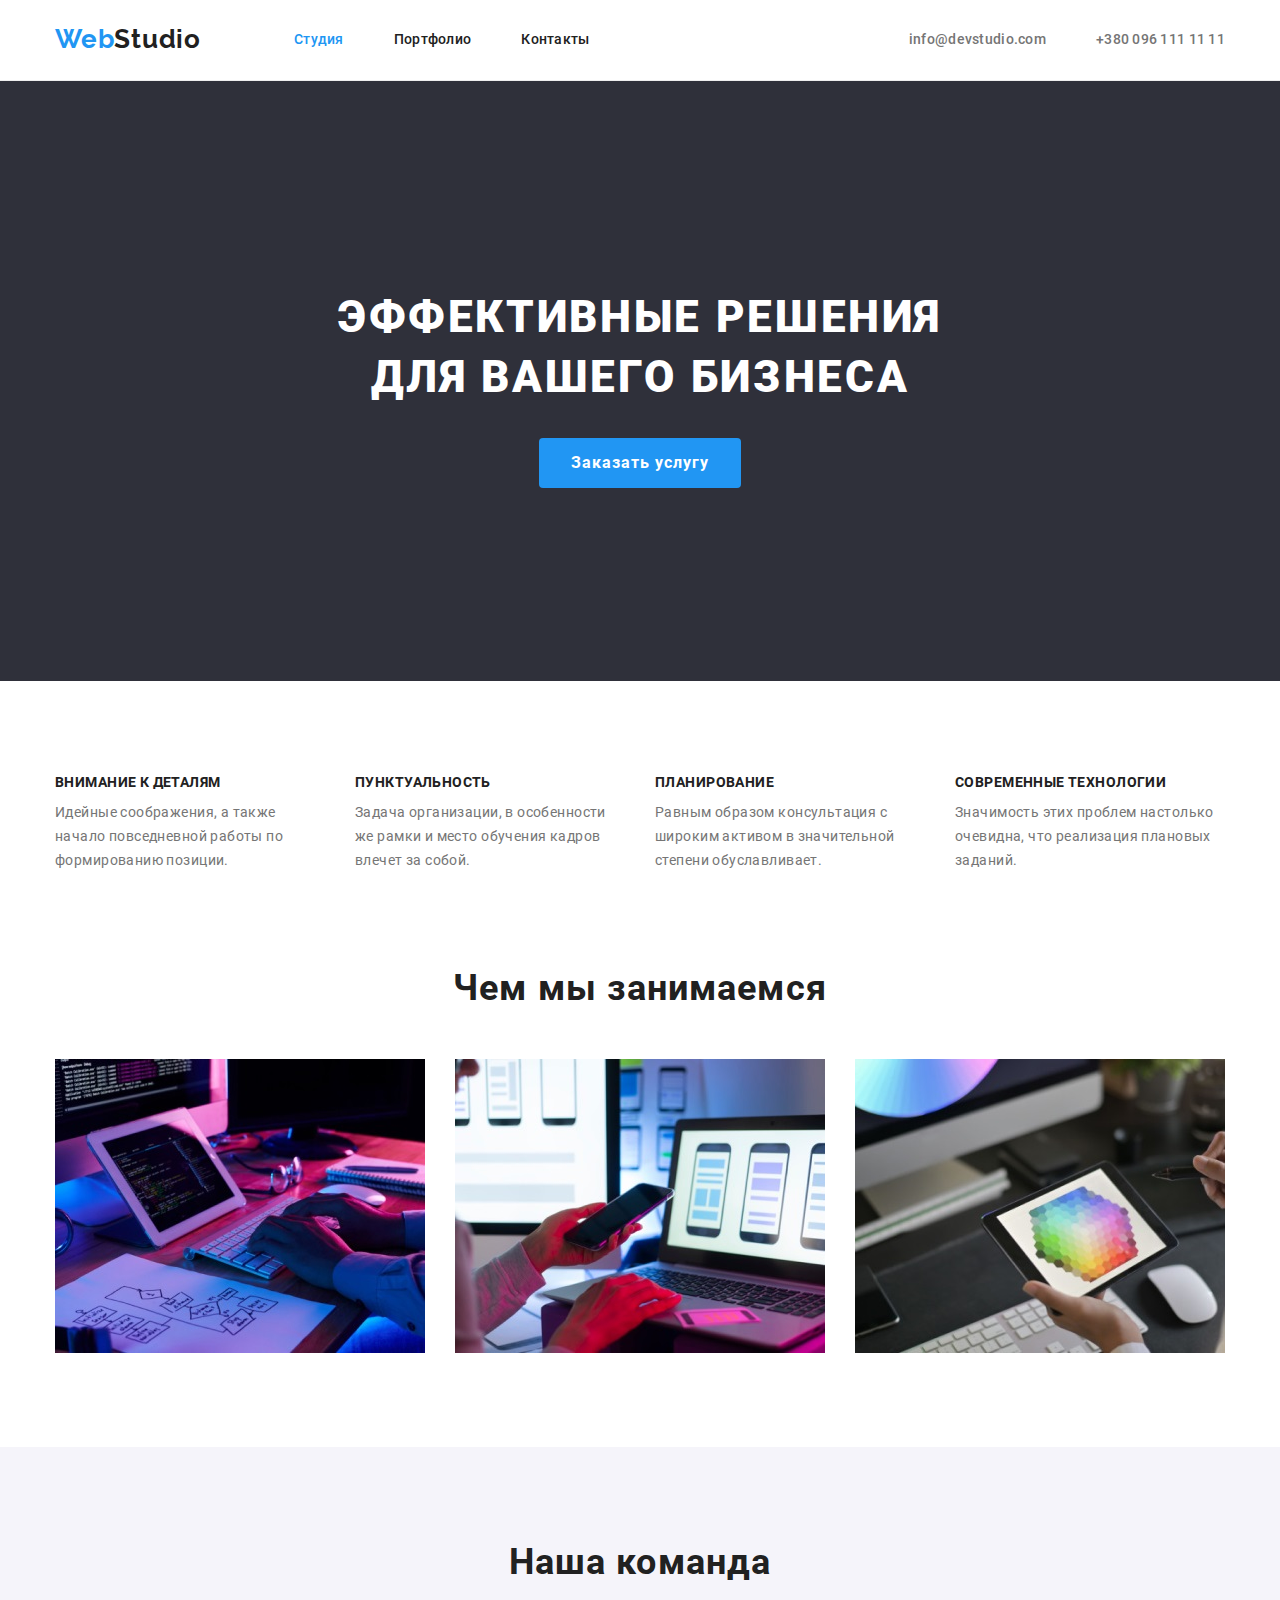
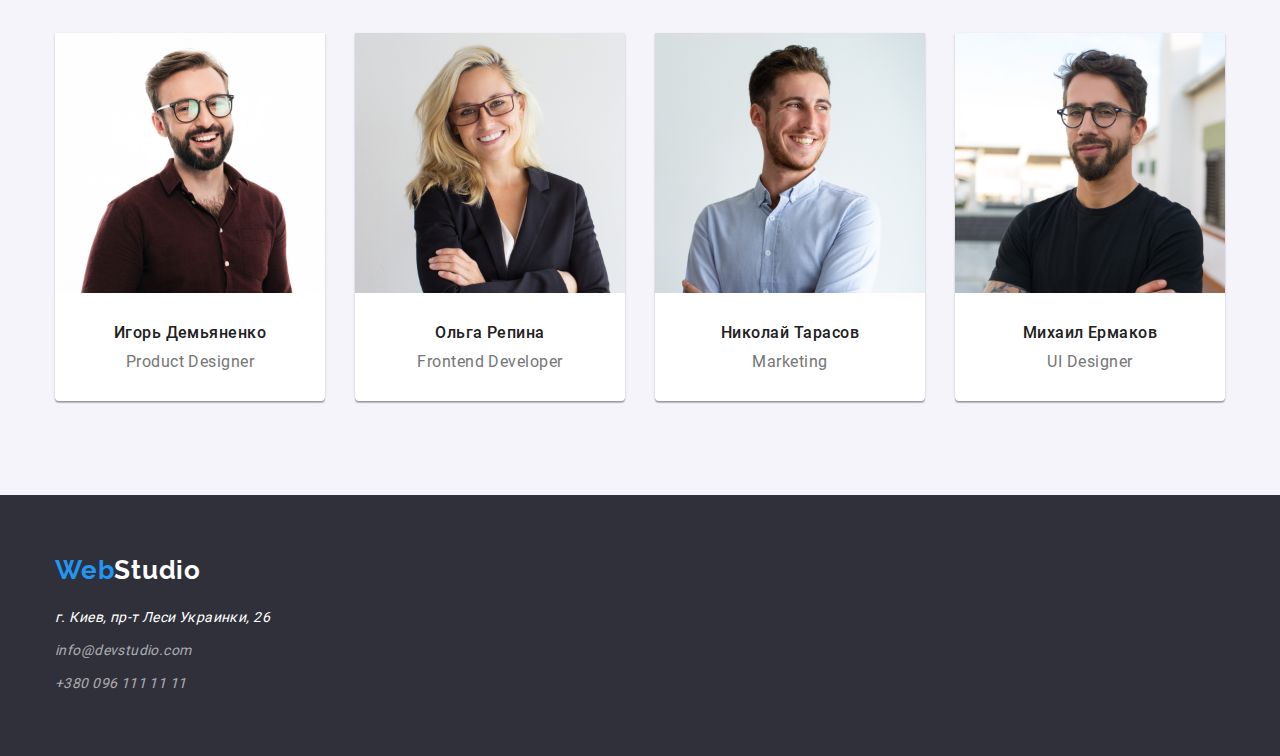
<file: index.html>
<!DOCTYPE html>
<html lang="ru">

<head>
    <meta charset="UTF-8">
    <meta name="viewport" content="width=device-width, initial-scale=1.0">

    <title>WebStudio</title>

    <link rel="stylesheet"
        href="https://cdnjs.cloudflare.com/ajax/libs/modern-normalize/1.0.0/modern-normalize.min.css">
    <link rel="stylesheet" href="./css/fonts.css">
    <link rel="stylesheet" href="./css/style.css">


</head>

<body>
    <!--Шапка страницы-->
    <header class="head">
        <div class="container">
            <nav class="nav">
                <a href="./index.html" lang="en" class="logo link">Web<span class="logo-dark">Studio</span></a>
                <ul class="menu-links list">
                    <li class="list nav-listitems">
                        <a href="./index.html" class="link-items accent link">Студия</a>
                    </li>
                    <li class="list nav-listitems">
                        <a href="./portfolio.html" class="link-items link">Портфолио</a>
                    </li>
                    <li class="list nav-listitems">
                        <a href="#" class="link-items link">Контакты</a>
                    </li>
                </ul>
            </nav>
            <address class="nav-address">
                <ul class="menu-links list">
                    <li class="list nav-listitems">
                        <a href="email:info@devstudio.com" class="address link">info@devstudio.com</a>
                    </li>
                    <li class="list nav-listitems">
                        <a href="tel:+3800961111111" class="address link">+380 096 111 11 11</a>
                    </li>
                </ul>
            </address>
        </div>
    </header>
    <main>
        <!--HERO-->
        <section class="hero">
            <div class="container">

                <h1 class="main-title">Эффективные решения для вашего бизнеса</h1>
                <button type="button" class="btn btn-hero">Заказать услугу</button>
            </div>
        </section>
        <!--ABOUT-->
        <section class="item-box-principle">
            <div class="container ">

                <h2 class="visually-hidden">Наши принципы</h2>

                <ul class="list works-box">
                    <li class="principle">
                        <h3 class="description-title">Внимание к деталям</h3>
                        <p class="description">Идейные соображения, а также начало повседневной работы по формированию
                            позиции.</p>
                    </li>

                    <li class="principle">
                        <h3 class="description-title">Пунктуальность</h3>
                        <p class="description">Задача организации, в особенности же рамки и место обучения кадров влечет
                            за собой.</p>
                    </li>

                    <li class="principle">
                        <h3 class="description-title">Планирование</h3>
                        <p class="description">Равным образом консультация с широким активом в значительной степени
                            обуславливает.</p>
                    </li>

                    <li class="principle">
                        <h3 class="description-title">Современные технологии</h3>
                        <p class="description">Значимость этих проблем настолько очевидна, что реализация плановых
                            заданий.</p>
                    </li>
                </ul>
            </div>
        </section>
        <section class="item-box">
            <div class="container">
                <h2 class="secodary-title">Чем мы занимаемся</h2>
                <ul class="list pictures-box">
                    <li class="picture">
                        <img src="./images/about/1.jpg" alt="работа с кодом программ" width="370" height="294">
                    </li>
                    <li class="picture">
                        <img src="./images/about/2.jpg" alt="программы для мобильных устройств" width="370"
                            height="294">
                    </li>
                    <li class="picture">
                        <img src="./images/about/3.jpg" alt="цветовая палитра на планшете" width="370" height="294">
                    </li>
                </ul>
            </div>
        </section>
        <!--Team-->
        <section class="team item-box">
            <div class="container">
                <h2 class="secodary-title">Наша команда</h2>
                <ul class="list card-box">
                    <li class="team-card">
                        <img src="./images/team/team_card1.jpg" alt="Игорь Демьяненко" width="270" height="260">
                        <div class="worker-description">
                            <h3 class="worker-name">Игорь Демьяненко</h3>
                            <p lang="en" class="speciality">Product Designer</p>
                        </div>
                    </li>
                    <li class="team-card">
                        <img src="./images/team/team_card2.jpg" alt="Ольга Репина" width="270" height="260">
                        <div class="worker-description">
                            <h3 class="worker-name">Ольга Репина</h3>
                            <p lang="en" class="speciality">Frontend Developer</p>
                        </div>
                    </li>
                    <li class="team-card">
                        <img src="./images/team/team_card3.jpg" alt="Николай Тарасов" width="270" height="260">
                        <div class="worker-description">
                            <h3 class="worker-name">Николай Тарасов</h3>
                            <p lang="en" class="speciality">Marketing</p>
                        </div>
                    </li>
                    <li class="team-card">
                        <img src="./images/team/team_card4.jpg" alt="Михаил Ермаков" width="270" height="260">
                        <div class="worker-description">
                            <h3 class="worker-name">Михаил Ермаков</h3>
                            <p lang="en" class="speciality">UI Designer</p>
                        </div>
                    </li>
                </ul>
            </div>
        </section>
    </main>
    <footer class="footer ">
        <div class="container">
            <a href="./index.html" lang="en" class="logo link">Web<span class="logo-white link">Studio</span></a>


            <address class="footer-address">
                <ul class="fotter-element list">
                    <li class="list-element">
                        <a href="https://goo.gl/maps/4SZ75eNTT2xGDw7dA" class="link-addres link"> г. Киев, пр-т Леси
                            Украинки, 26</a>
                    </li>
                    <li class="list-element">
                        <a href="email:info@devstudio.com" class="link-contact link">info@devstudio.com</a>
                    </li>
                    <li class="list-element">
                        <a href="tel:+3800961111111" class="link-contact link">+380 096 111 11 11</a>
                    </li>
                </ul>
            </address>
        </div>
    </footer>

</body>

</html>
</file>
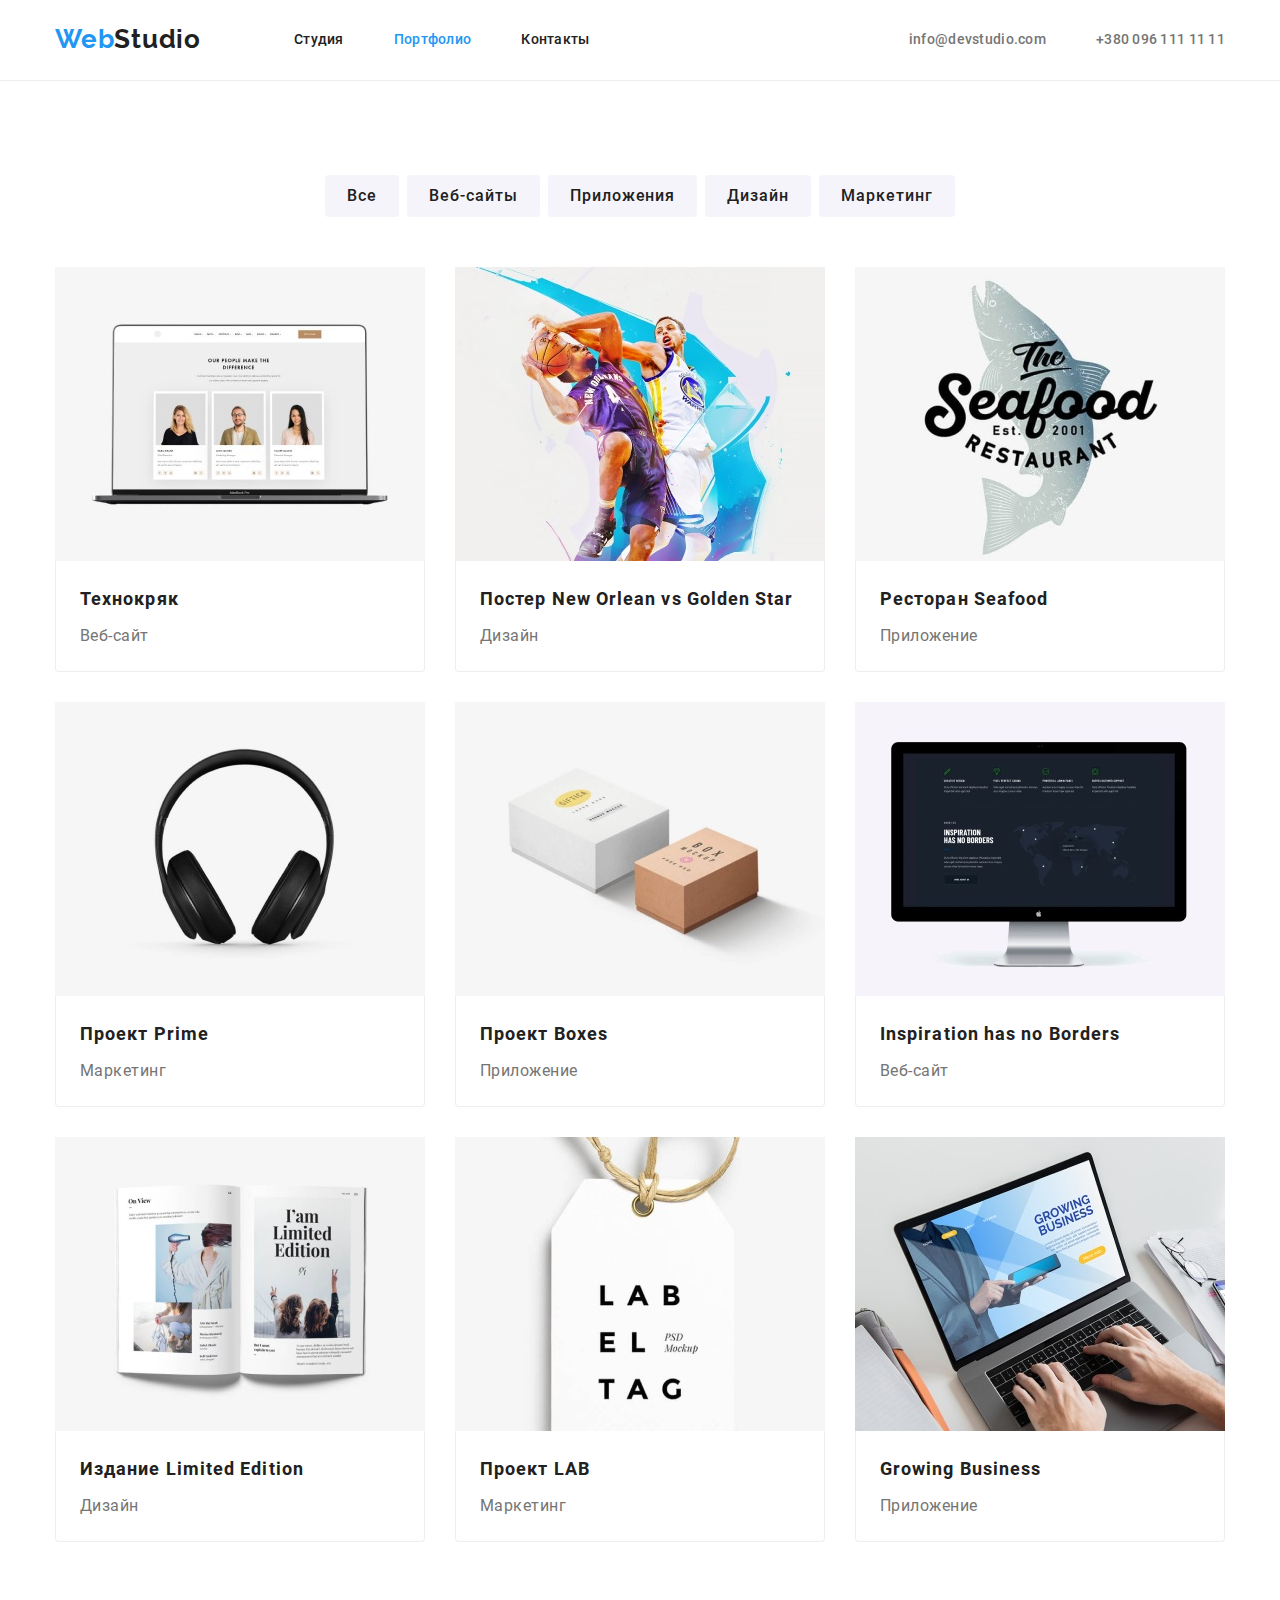
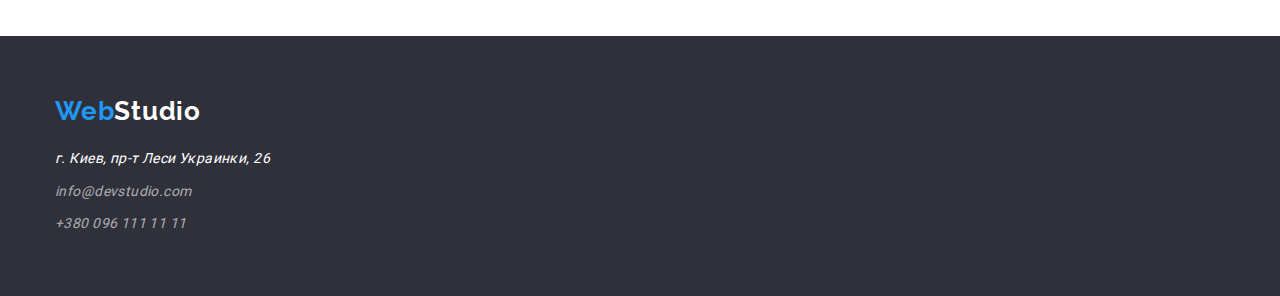
<file: portfolio.html>
<!DOCTYPE html>
<html lang="ru">

<head>
    <meta charset="UTF-8">
    <meta name="viewport" content="width=device-width, initial-scale=1.0">

    <title>Portfolio</title>

    <link rel="stylesheet"
        href="https://cdnjs.cloudflare.com/ajax/libs/modern-normalize/1.0.0/modern-normalize.min.css">
    <link rel="stylesheet" href="./css/fonts.css">
    <link rel="stylesheet" href="./css/style.css">



</head>

<body>
    <!--Шапка страницы-->
    <header class="head">
        <div class="container">
            <nav class="nav">
                <a href="./index.html" lang="en" class="logo link">Web<span class="logo-dark">Studio</span></a>
                <ul class="menu-links list">
                    <li class="list nav-listitems">
                        <a href="./index.html" class="link-items link">Студия</a>
                    </li>
                    <li class="list nav-listitems">
                        <a href="./portfolio.html" class="link-items accent link">Портфолио</a>
                    </li>
                    <li class="list nav-listitems">
                        <a href="#" class="link-items link">Контакты</a>
                    </li>
                </ul>
            </nav>
            <address class="nav-address">
                <ul class="menu-links list">
                    <li class="list nav-listitems">
                        <a href="email:info@devstudio.com" class="address link">info@devstudio.com</a>
                    </li>
                    <li class="list nav-listitems">
                        <a href="tel:+3800961111111" class="address link">+380 096 111 11 11</a>
                    </li>
                </ul>
            </address>
        </div>
    </header>
    <main>
        <h1 class="visually-hidden">Портфолио</h1>
        <!--меню портфолио-->
        <section class="portfolio">
            <div class="container">

                <h2 class="visually-hidden">Примеры работ</h2>
                <ul class="filter list">
                    <li class="filter-item">
                        <button type="button" class="btn btn-portfolio">Все</button>
                    </li>
                    <li class="filter-item">
                        <button type="button" class="btn btn-portfolio">Веб-сайты</button>
                    </li>
                    <li class="filter-item">
                        <button type="button" class="btn btn-portfolio">Приложения</button>
                    </li>
                    <li class="filter-item">
                        <button type="button" class="btn btn-portfolio">Дизайн</button>
                    </li>
                    <li class="filter-item">
                        <button type="button" class="btn btn-portfolio">Маркетинг</button>
                    </li>
                </ul>
                <h2 class="visually-hidden">Gallery</h2>

                <ul class="work-example list">
                    <li class="portfolio-card">
                        <a href="#" class="link">
                            <img src="./images/portfolio/img1.jpg" alt="Специалисты сайта Технокряк" width="370"
                                height="294">
                            <div class="card-content">
                                <h3 class="portfolio-title">Технокряк</h3>
                                <p class="portfolio-description">Веб-сайт</p>
                            </div>
                        </a>
                    </li>
                    <li class="portfolio-card">
                        <a href="#" class="link">
                            <img src="./images/portfolio/img2.jpg"
                                alt="Постер с изображением баскетболистов команд New Orlean и Golden Star" width="370"
                                height="294">
                            <div class="card-content">
                                <h3 lang="en" class="portfolio-title">Постер New Orlean vs Golden Star</h3>
                                <p class="portfolio-description">Дизайн</p>
                            </div>
                        </a>
                    </li>
                    <li class="portfolio-card">
                        <a href="#" class="link">
                            <img src="./images/portfolio/img3.jpg" alt="Реклама рыбного ресторана" width="370"
                                height="294">
                            <div class="card-content">
                                <h3 lang="en" class="portfolio-title">Ресторан Seafood</h3>
                                <p class="portfolio-description">Приложение</p>
                            </div>
                        </a>
                    </li>
                    <li class="portfolio-card">
                        <a href="#" class="link">
                            <img src="./images/portfolio/img4.jpg" alt="Фото наушников" width="370" height="294">
                            <div class="card-content">
                                <h3 lang="en" class="portfolio-title">Проект Prime</h3>
                                <p class="portfolio-description">Маркетинг</p>
                            </div>
                        </a>
                    </li>
                    <li class="portfolio-card">
                        <a href="#" class="link">
                            <img src="./images/portfolio/img5.jpg" alt="Коробки, упаковки" width="370" height="294">
                            <div class="card-content">
                                <h3 lang="en" class="portfolio-title">Проект Boxes</h3>
                                <p class="portfolio-description">Приложение</p>
                            </div>
                        </a>
                    </li>
                    <li class="portfolio-card">
                        <a href="#" class="link">
                            <img src="./images/portfolio/img6.jpg" alt="Страница сайта" width="370" height="294">
                            <div class="card-content">
                                <h3 lang="en" class="portfolio-title">Inspiration has no Borders</h3>
                                <p class="portfolio-description">Веб-сайт</p>
                            </div>
                        </a>
                    </li>
                    <li class="portfolio-card">
                        <a href="#" class="link">
                            <img src="./images/portfolio/img7.jpg" alt="Разворот книги" width="370" height="294">
                            <div class="card-content">
                                <h3 lang="en" class="portfolio-title">Издание Limited Edition</h3>
                                <p class="portfolio-description">Дизайн</p>
                            </div>
                        </a>
                    </li>
                    <li class="portfolio-card">
                        <a href="#" class="link">
                            <img src="./images/portfolio/img8.jpg" alt="Брендовая этикетка" width="370" height="294">
                            <div class="card-content">
                                <h3 lang="en" class="portfolio-title">Проект LAB</h3>
                                <p class="portfolio-description">Маркетинг</p>
                            </div>
                        </a>
                    </li>
                    <li class="portfolio-card">
                        <a href="#" class="link">
                            <img src="./images/portfolio/img9.jpg" alt="Человек работает в приложении Growing Business"
                                width="370" height="294">
                            <div class="card-content">
                                <h3 lang="en" class="portfolio-title">Growing Business</h3>
                                <p class="portfolio-description">Приложение</p>
                            </div>
                        </a>
                    </li>
                </ul>
            </div>
        </section>
    </main>
    <footer class="footer ">
        <div class="container">
            <a href="./index.html" lang="en" class="logo link">Web<span class="logo-white link">Studio</span></a>


            <address class="footer-address">
                <ul class="fotter-element list">
                    <li class="list-element">
                        <a href="https://goo.gl/maps/4SZ75eNTT2xGDw7dA" class="link-addres link"> г. Киев, пр-т Леси
                            Украинки, 26</a>
                    </li>
                    <li class="list-element">
                        <a href="email:info@devstudio.com" class="link-contact link">info@devstudio.com</a>
                    </li>
                    <li class="list-element">
                        <a href="tel:+3800961111111" class="link-contact link">+380 096 111 11 11</a>
                    </li>
                </ul>
            </address>
        </div>
    </footer>


</body>

</html>
</file>
<file: css/fonts.css>
@font-face {
  font-family: "Roboto";

  src: url("../font/Roboto-Black.woff2") format("woff2"),
    url("../font/Roboto-Black.woff") format("woff");
  font-weight: 900;
  font-style: normal;
}

@font-face {
  font-family: "Roboto";

  src: url("../font/Roboto-Bold.woff2") format("woff2"),
    url("../font/Roboto-Bold.woff") format("woff");
  font-weight: 700;
  font-style: normal;
}

@font-face {
  font-family: "Roboto";

  src: url("../font/Roboto-Medium.woff2") format("woff2"),
    url("../font/Roboto-Medium.woff") format("woff");
  font-weight: 500;
  font-style: normal;
}

@font-face {
  font-family: "Roboto";

  src: url("../font/Roboto-Regular.woff2") format("woff2"),
    url("../font/Roboto-Regular.woff") format("woff");
  font-weight: 400;
  font-style: normal;
}

@font-face {
  font-family: "Raleway";

  src: url("../font/Raleway-Bold.woff2") format("woff2"),
    url("../font/Raleway-Bold.woff") format("woff");
  font-weight: 700;
  font-style: normal;
}
</file>
<file: css/style.css>
:root {
  /*baclgraund color*/
  --b-dark: #2f303a;
  --b-middle: #f5f4fa;
  --b-blue: #2196f3;
  /*text color*/
  --txt-dark: #212121;
  --txt-grey: #757575;
  --txt-light: #ffffff;
  --txt-bleu: #2196f3;
  /*fonts*/
  --main-font: Roboto, sans-serif;
  --secondary-font: Raleway, sans-serif;
}

/*=========== Common ===========*/

body {
  font-family: var(--main-font);
  font-style: normal;
  color: var(--txt-grey);
}

h1,
h2,
h3,
h4,
h5,
h6,
p {
  margin: 0;
}

ul,
li {
  margin: 0;
  padding: 0;
}

img {
  display: block;
  margin: 0;
}

.link {
  text-decoration: none;
}

.list {
  list-style: none;
}

.visually-hidden {
  position: absolute;
  width: 1px;
  height: 1px;
  margin: -1px;
  padding: 0;
  overflow: hidden;
  border: 0;
  clip: rect(0 0 0 0);
}

.btn {
  background-color: var(--b-blue);
  font-family: var(--main-font);
  font-weight: bold;
  font-size: 16px;
  line-height: 1.87;
  letter-spacing: 0.06em;
  border: none;
  border-radius: 4px;
}

.link-items :hover,
.link-items :focus,
.address:hover,
.address:focus,
.link-contact:hover,
.link-contact:focus,
.link-addres:focus,
.link-addres:hover {
  color: var(--txt-bleu);
}

/*=========== END Common ===========*/

/*=========== header ===========*/
.head {
  padding-top: 24px;
  padding-bottom: 25px;
  border-bottom-width: 1px;
  border-bottom-style: solid;
  border-bottom-color: #eeeeee;
}
.head .container {
  display: flex;
  width: 1200px;
  padding: 0 15px;
  margin-left: auto;
  margin-right: auto;
  align-items: center;
}
.nav {
  display: flex;
  align-items: center;
}

.menu-links {
  display: flex;
}
.logo {
  font-family: var(--secondary-font);
  color: var(--txt-bleu);
  font-weight: 700;
  font-size: 26px;
  line-height: 1.19;
  letter-spacing: 0.03em;
  height: 31px;
}
.head .logo {
  margin-right: 93px;
}

.logo-dark {
  color: var(--txt-dark);
}

.link-items {
  color: var(--txt-dark);

  font-weight: 500;
  font-size: 14px;
  line-height: 1.14;
  letter-spacing: 0.02em;
  display: flex;
}
.nav-listitems:not(:last-child) {
  margin-right: 50px;
}

.address {
  font-style: normal;
  color: var(--txt-grey);
  font-weight: 500;
  font-size: 14px;
  line-height: 1.14;
  letter-spacing: 0.02em;
}

.head .nav-address {
  margin-left: auto;
}

.accent {
  color: var(--txt-bleu);
}

/*=========== END header ===========*/

/*=========== footer ===========*/

.footer {
  background-color: var(--b-dark);
  min-height: 252px;
  padding-top: 60px;
  padding-bottom: 60px;
}

.logo-white {
  color: var(--txt-light);
}

.footer-address {
  font-weight: normal;
  font-size: 14px;
  line-height: 1.71;
  letter-spacing: 0.03em;
  margin-top: 20px;
}

.link-addres {
  color: var(--txt-light);
}

.link-contact {
  color: rgba(255, 255, 255, 0.6);
}

.footer-element {
  display: flex;
}

.list-element:not(:last-child) {
  margin-bottom: 9px;
}
/*=========== END footer ===========*/

/*index page*/

/*=========== Hero ===========*/

.hero {
  background-color: var(--b-dark);
  min-height: 600px;
  padding-top: 207px;
  padding-bottom: 193px;
  display: flex;
  align-items: center;
  flex-direction: column;
}

.hero .container {
  width: 1200px;
  padding: 0 15px;
  display: flex;
  flex-direction: column;
  margin-left: auto;
  margin-right: auto;
  align-items: center;
}
.main-title {
  color: var(--txt-light);
  font-weight: 900;
  font-size: 44px;
  line-height: 1.36;

  text-align: center;
  letter-spacing: 0.06em;
  text-transform: uppercase;
  width: 696px;
  margin: 0;
}

.btn-hero {
  color: var(--txt-light);
  margin-top: 30px;
  padding: 10px 32px;
}

.btn-hero:hover {
  color: var(--txt-dark);
}
/*=========== END hero ===========*/

/*=========== about ===========*/
.secodary-title {
  color: var(--txt-dark);
  font-weight: bold;
  font-size: 36px;
  line-height: 1.17;
  text-align: center;
  letter-spacing: 0.03em;
}

.description-title {
  color: var(--txt-dark);

  font-weight: bold;
  font-size: 14px;
  line-height: 1.14;
  letter-spacing: 0.03em;
  text-transform: uppercase;
}

.description {
  font-weight: normal;
  font-size: 14px;
  line-height: 1.71;
  letter-spacing: 0.03em;
  margin-top: 10px;
  padding-right: 10px;
}

.principle {
  width: 270px;
}

.principle:not(:last-child) {
  margin-right: 30px;
}

.works-box {
  display: flex;
}

.footer .container,
.item-box .container,
.item-box-principle .container {
  width: 1200px;
  padding: 0 15px;
  margin-left: auto;
  margin-right: auto;
  align-items: center;
}

.item-box-principle {
  padding-top: 94px;
}

.item-box {
  padding-top: 94px;
  padding-bottom: 94px;
}

.item .container {
  padding: 0 15px;
  margin-left: auto;
  margin-right: auto;
}

.pictures-box {
  display: flex;
  align-items: center;
  margin-top: 50px;
}

.picture:not(:last-child) {
  margin-right: 30px;
}

.team {
  background-color: var(--b-middle);
  min-height: 648px;
  padding-top: 94px;
}

.card-box {
  margin-top: 50px;
  display: flex;
}

.team-card:not(:last-child) {
  margin-right: 30px;
}

.team-card {
  width: 270px;
  height: 368px;
  background-color: #fff;
  box-shadow: 0px 1px 3px rgba(0, 0, 0, 0.12), 0px 1px 1px rgba(0, 0, 0, 0.14),
    0px 2px 1px rgba(0, 0, 0, 0.2);
  border-radius: 0px 0px 4px 4px;
}

.worker-description {
  display: flex;
  flex-direction: column;
  align-items: center;
}

.worker-name {
  color: var(--txt-dark);
  font-weight: 500;
  font-size: 16px;
  line-height: 1.19;
  letter-spacing: 0.03em;
  margin-top: 30px;
  margin-bottom: 10px;
}

.speciality {
  font-weight: normal;
  font-size: 16px;
  line-height: 1.19;
  letter-spacing: 0.03em;
}
/*=========== END about ===========*/

/*portfolio page*/
.filter {
  display: flex;
  justify-content: center;
  margin-bottom: 50px;
}

.filter-item:not(:last-child) {
  margin-right: 8px;
}

.portfolio {
  padding-top: 94px;
  padding-bottom: 94px;
}

.portfolio .container {
  width: 1200px;
  /*margin-top: 94px;
  margin-bottom: 94px;*/
  padding-left: 15px;
  padding-right: 15px;
  margin-left: auto;
  margin-right: auto;
}

.btn-portfolio {
  background-color: var(--b-middle);
  color: var(--txt-dark);
  font-weight: 500;
  padding: 6px 22px;
}

.btn-portfolio:hover {
  background-color: var(--b-blue);
  color: var(--txt-light);
  border: none;
}

.work-example {
  display: flex;
  flex-wrap: wrap;
  flex-basis: calc((100%-60px) / 3);
}

.portfolio-card {
  display: flex;
  margin-right: 30px;
  min-height: 404px;
  margin-bottom: 30px;
  box-sizing: border-box;
}

.portfolio-card:nth-child(3n) {
  margin-right: 0;
}

.portfolio-card:nth-last-child(-n + 3) {
  margin-bottom: 0;
}

.card-content {
  width: 100%;
  padding: 20px 24px;

  border-right-width: 1px;
  border-right-style: solid;
  border-right-color: #eeeeee;

  border-bottom-width: 1px;
  border-bottom-style: solid;
  border-bottom-color: #eeeeee;

  border-left-width: 1px;
  border-left-style: solid;
  border-left-color: #eeeeee;

  border-bottom-right-radius: 4px;
  border-bottom-left-radius: 4px;
}

.portfolio-title {
  color: var(--txt-dark);

  font-style: normal;
  font-weight: bold;
  font-size: 18px;
  line-height: 2;
  letter-spacing: 0.06em;
}

.portfolio-description {
  font-weight: normal;
  font-size: 16px;
  line-height: 1.87;
  letter-spacing: 0.03em;
  color: var(--txt-grey);
  margin-top: 4px;
}
</file>
